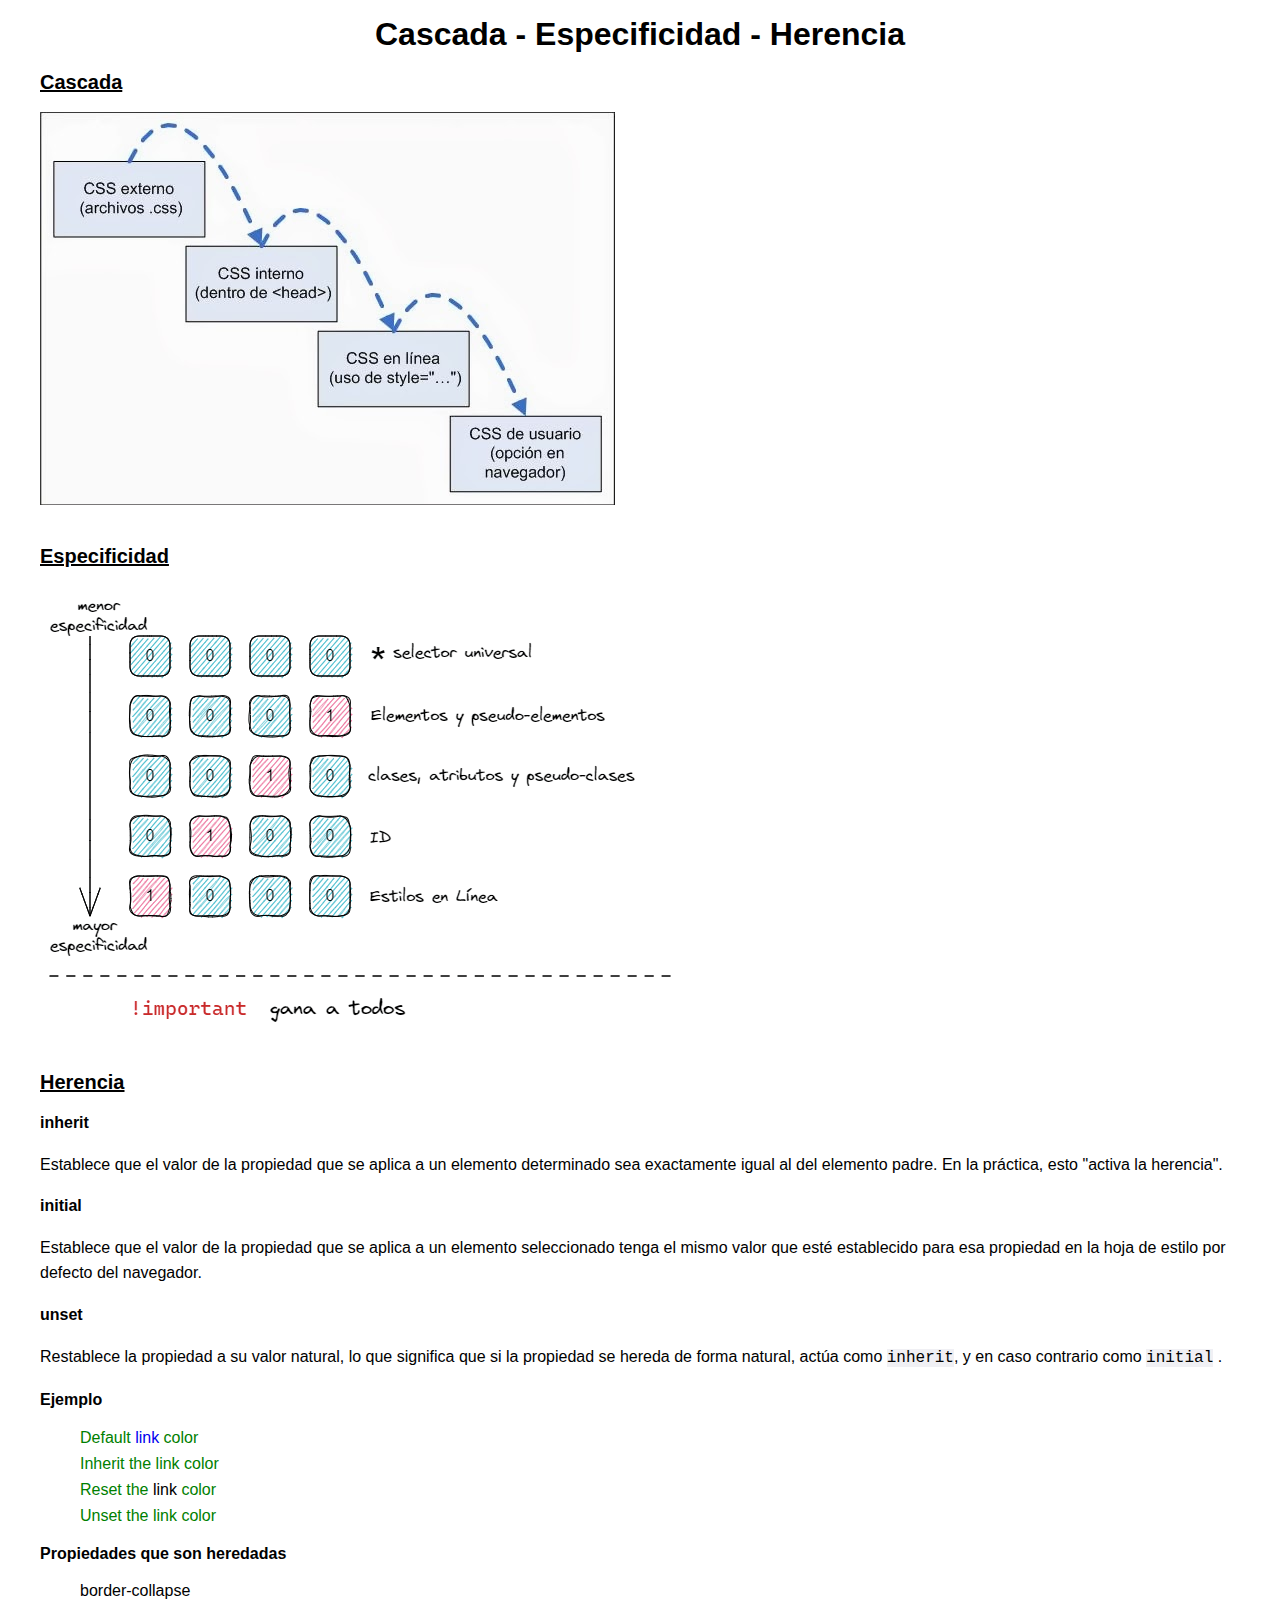
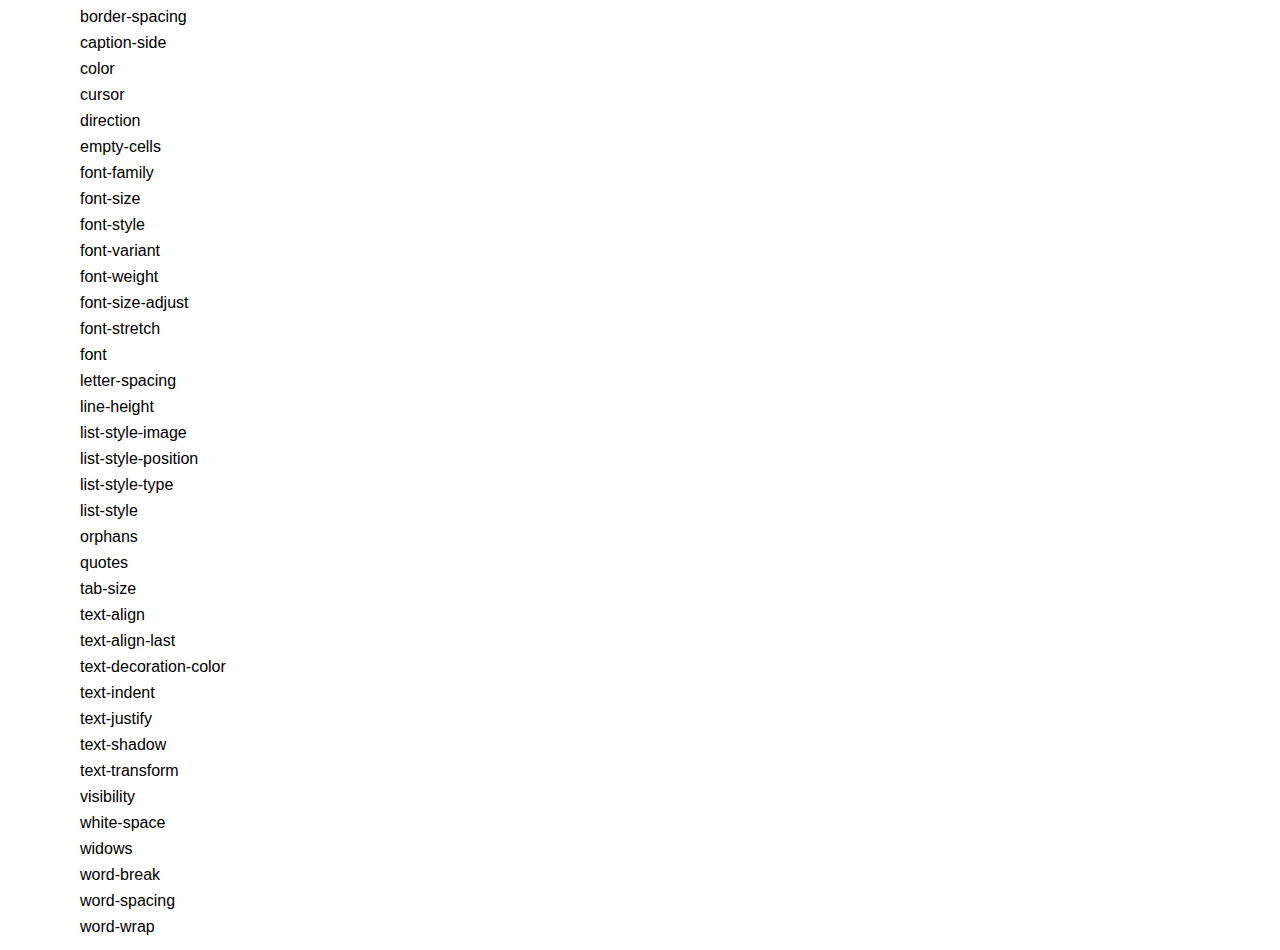
<file: secciones/cascada_especificidad_herencia.html>
<!DOCTYPE html>
<html lang="en">

<head>
    <meta charset="UTF-8">
    <meta http-equiv="X-UA-Compatible" content="IE=edge">
    <meta name="viewport" content="width=device-width, initial-scale=1.0">
    <title>Cascada - Especificidad - Herencia</title>
    <link rel="stylesheet" href="../styles.css">
    <link rel="stylesheet" href="css/cascada_especificidad_herencia.css">
    <link rel="icon" type="image/x-icon" href="../css.svg" />
</head>

<body>
    <h1>Cascada - Especificidad - Herencia</h1>

    <br>

    <section class="container">
        
        <h3>Cascada</h3>
        <br>
        <img src="assets/cascada.jpg" alt="cascada">
        <br><br><br>

        <h3>Especificidad</h3>
        <br>
        <img src="assets/especificidad.png" alt="cascada">
        <br><br><br>

        <h3>Herencia</h3>
        <p><b>inherit</b></p>
        <p>Establece que el valor de la propiedad que se aplica a un elemento determinado sea exactamente igual al del
            elemento padre. En la práctica, esto "activa la herencia".</p>
        <p><b>initial</b></p>
        <p>Establece que el valor de la propiedad que se aplica a un elemento seleccionado tenga el mismo valor que esté
            establecido para esa propiedad en la hoja de estilo por defecto del navegador.</p>
        <p><b>unset</b></p>
        <p>Restablece la propiedad a su valor natural, lo que significa que si la propiedad se hereda de forma natural,
            actúa como <code>inherit</code>, y en caso contrario como <code>initial</code> .</p>

        <!------------------------------ herencia ------------------------------>
        <p><b>Ejemplo</b></p>
        <article>
            <ul>
                <li>Default <a href="#">link</a> color</li>
                <li class="my-class-1">Inherit the <a href="#">link</a> color</li>
                <li class="my-class-2">Reset the <a href="#">link</a> color</li>
                <li class="my-class-3">Unset the <a href="#">link</a> color</li>
            </ul>
        </article>


        <p><b>Propiedades que son heredadas</b></p>

        <ul>
            <li>border-collapse</li>
            <li>border-spacing</li>
            <li>caption-side</li>
            <li>color</li>
            <li>cursor</li>
            <li>direction</li>
            <li>empty-cells</li>
            <li>font-family</li>
            <li>font-size</li>
            <li>font-style</li>
            <li>font-variant</li>
            <li>font-weight</li>
            <li>font-size-adjust</li>
            <li>font-stretch</li>
            <li>font</li>
            <li>letter-spacing</li>
            <li>line-height</li>
            <li>list-style-image</li>
            <li>list-style-position</li>
            <li>list-style-type</li>
            <li>list-style</li>
            <li>orphans</li>
            <li>quotes</li>
            <li>tab-size</li>
            <li>text-align</li>
            <li>text-align-last</li>
            <li>text-decoration-color</li>
            <li>text-indent</li>
            <li>text-justify</li>
            <li>text-shadow</li>
            <li>text-transform</li>
            <li>visibility</li>
            <li>white-space</li>
            <li>widows</li>
            <li>word-break</li>
            <li>word-spacing</li>
            <li>word-wrap</li>
        </ul>

    </section>

</body>

</html>
</file>
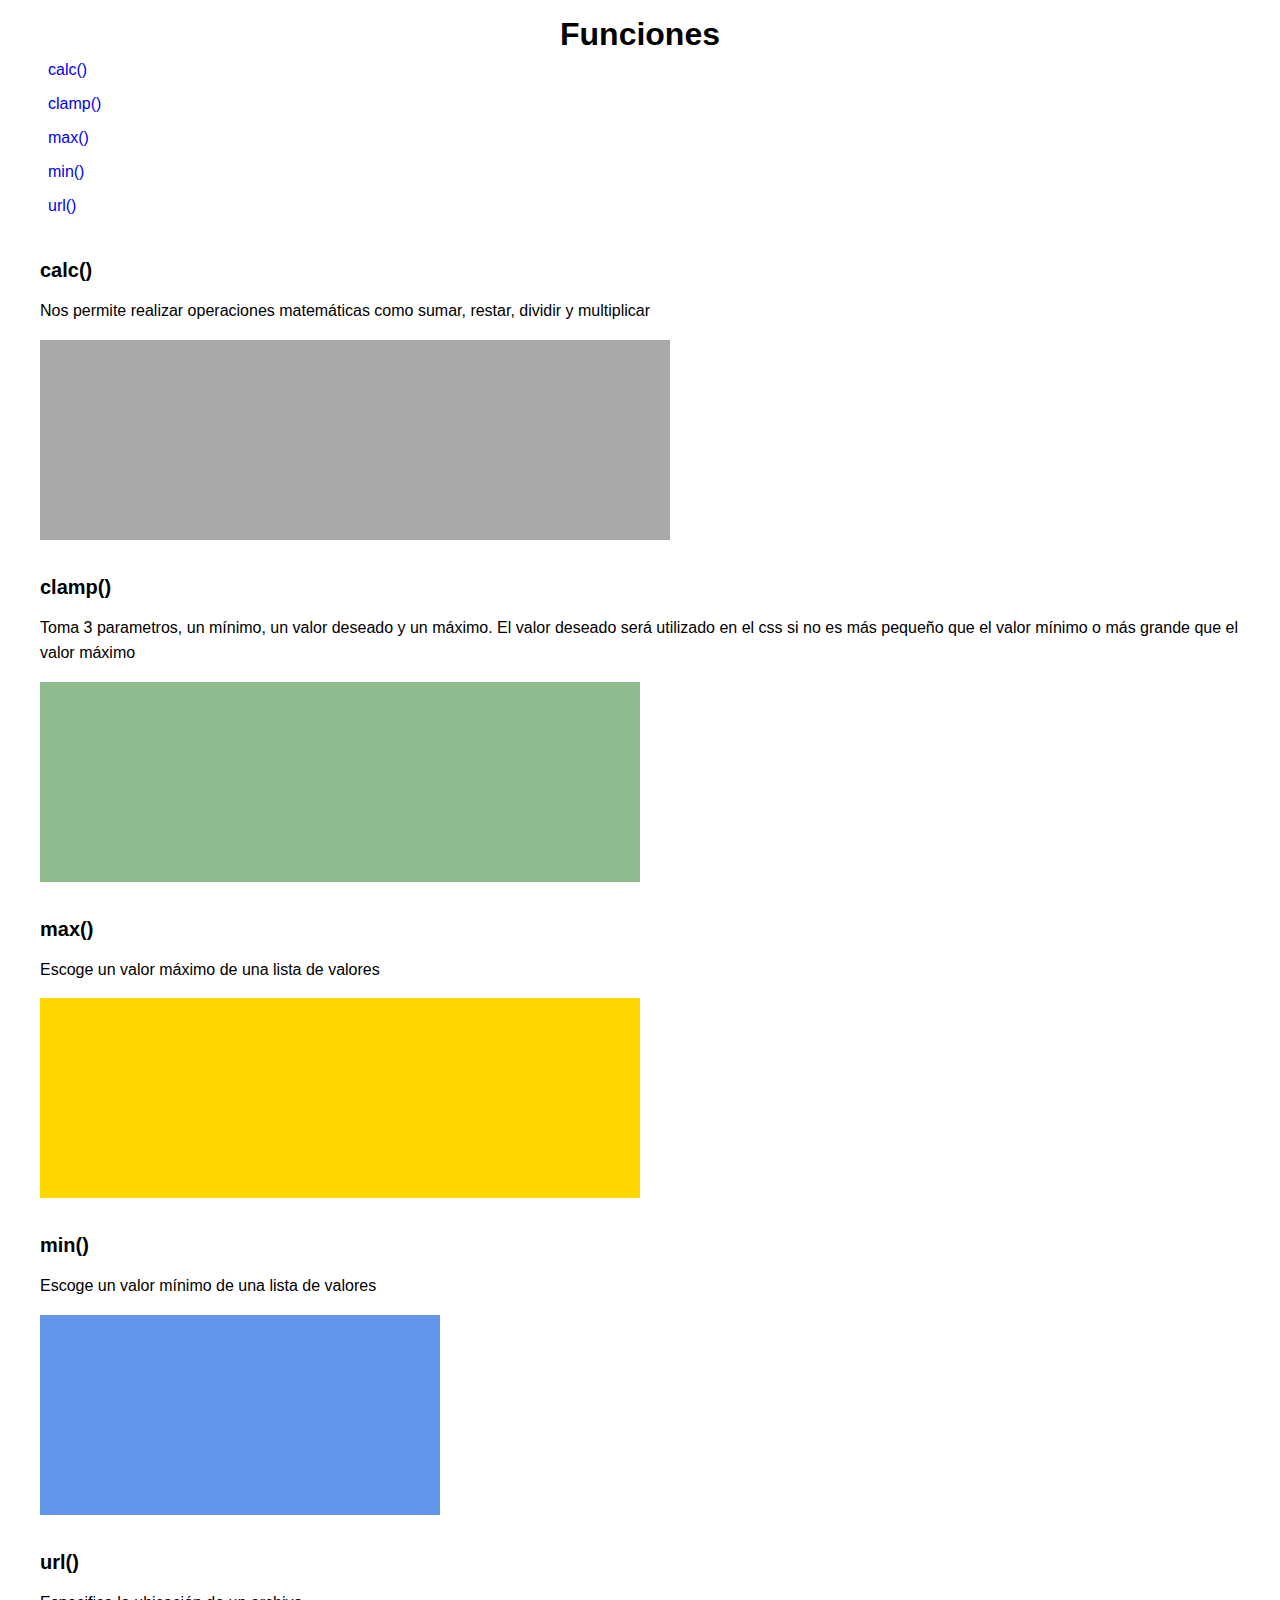
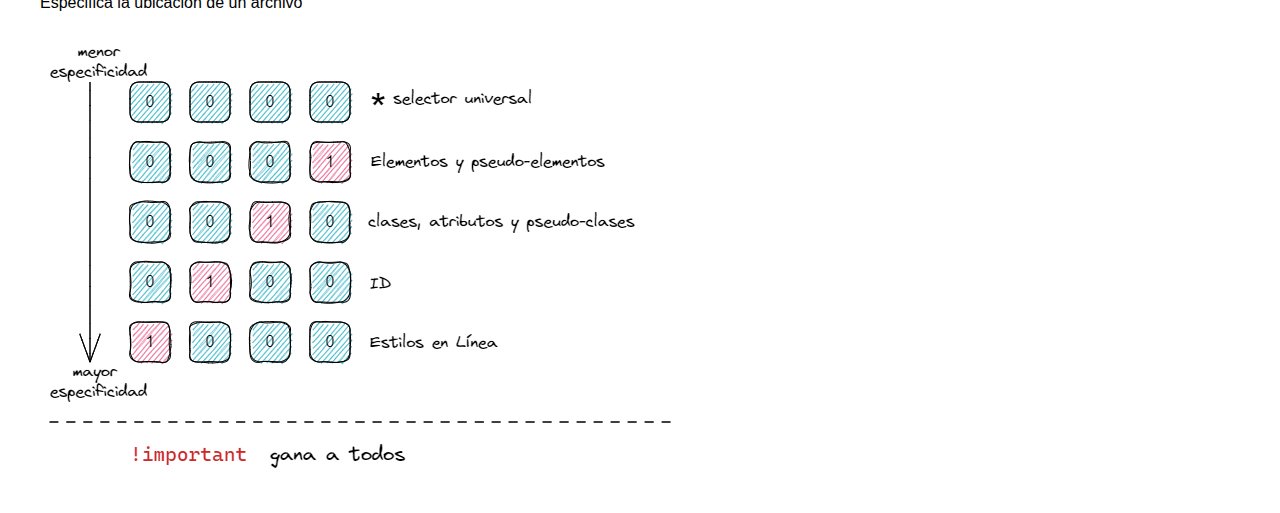
<file: secciones/funciones.html>
<!DOCTYPE html>
<html lang="en">

<head>
    <meta charset="UTF-8">
    <meta http-equiv="X-UA-Compatible" content="IE=edge">
    <meta name="viewport" content="width=device-width, initial-scale=1.0">
    <title>Funciones</title>
    <link rel="stylesheet" href="../styles.css">
    <link rel="stylesheet" href="css/funciones.css">
    <link rel="icon" type="image/x-icon" href="../css.svg" />
</head>

<body>

    <h1>Funciones</h1>

    <section class="container menu">
        <a href="#calc">calc()</a>
        <a href="#clamp">clamp()</a>
        <a href="#max">max()</a>
        <a href="#min">min()</a>
        <a href="#url">url()</a>
    </section>

    <br><br>

    <!------------------------------ calc() ------------------------------>

    <section id="calc" class="container">
        <h3>calc()</h3>
        <p>Nos permite realizar operaciones matemáticas como sumar, restar, dividir y multiplicar</p>
        <div class="calc"></div>
    </section>

    <br><br>

    <!------------------------------ clamp() ------------------------------>

    <section id="clamp" class="container">
        <h3>clamp()</h3>
        <p>Toma 3 parametros, un mínimo, un valor deseado y un máximo. El valor deseado será utilizado en el css si no
            es más pequeño que el valor mínimo o más grande que el valor máximo</p>
        <div class="clamp"></div>
    </section>

    <br><br>

    <!------------------------------ max() ------------------------------>

    <section id="max" class="container">
        <h3>max()</h3>
        <p>Escoge un valor máximo de una lista de valores</p>
        <div class="max"></div>
    </section>

    <br><br>

    <!------------------------------ min() ------------------------------>

    <section id="min" class="container">
        <h3>min()</h3>
        <p>Escoge un valor mínimo de una lista de valores</p>
        <div class="min"></div>
    </section>

    <br><br>

    <!------------------------------ url() ------------------------------>

    <section id="url" class="container">
        <h3>url()</h3>
        <p>Especifica la ubicación de un archivo</p>
        <div class="url"></div>
    </section>

    <br><br>

</body>

</html>
</file>
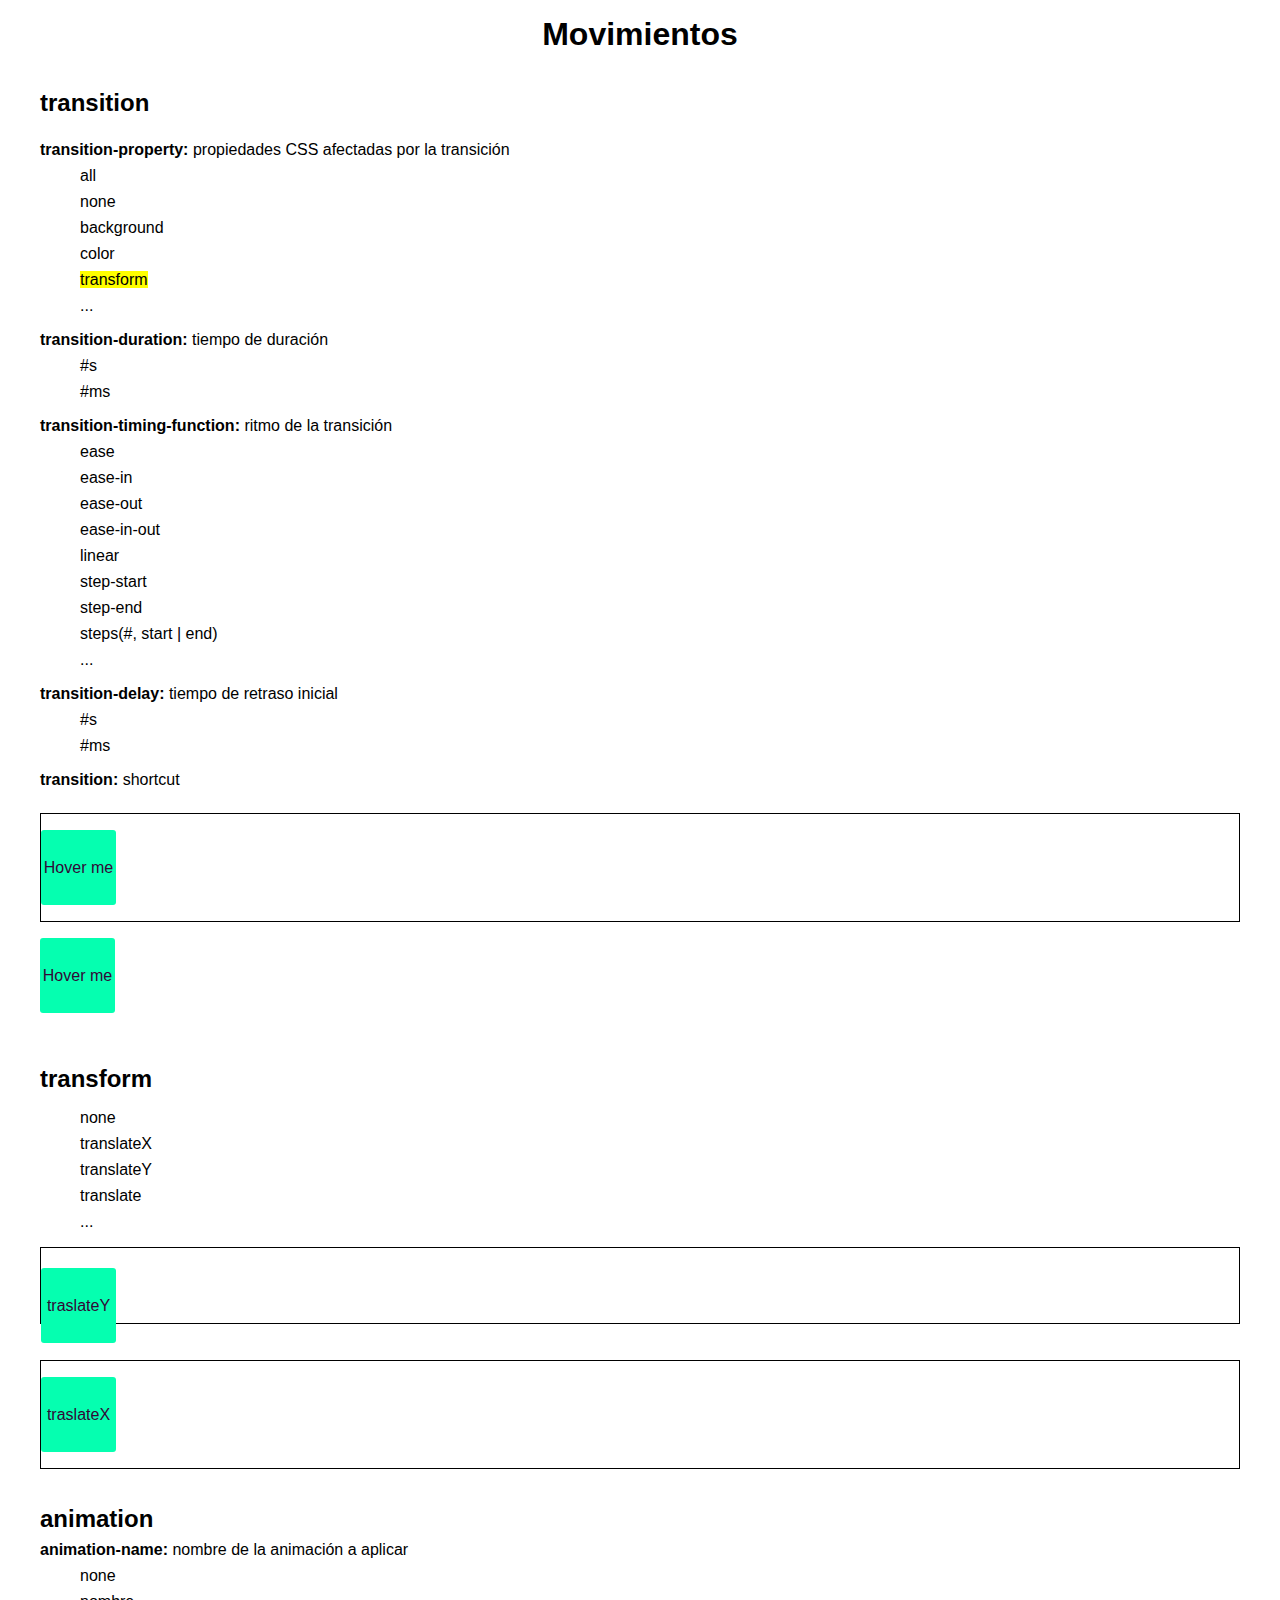
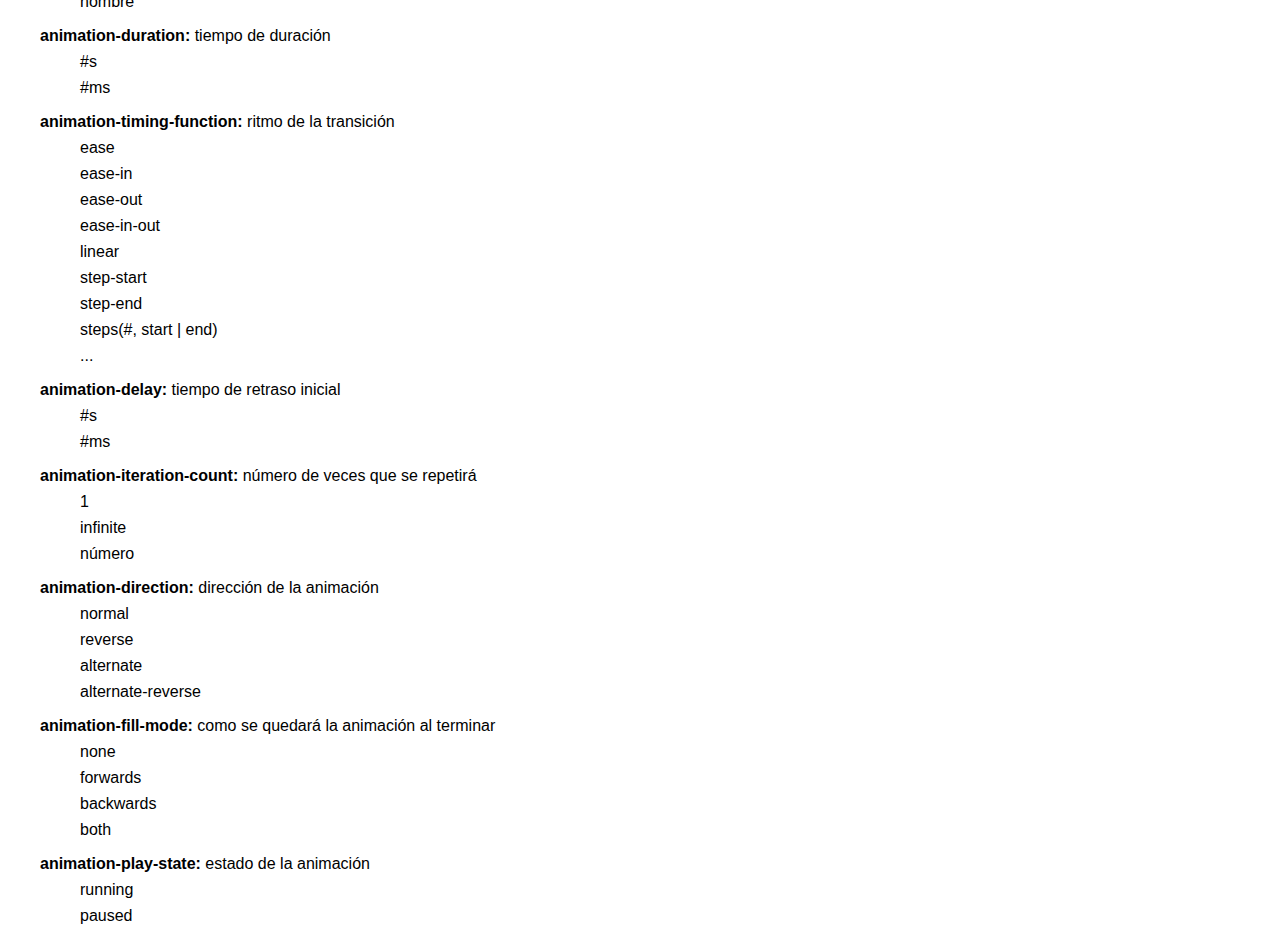
<file: secciones/movimientos.html>
<!DOCTYPE html>
<html lang="en">

<head>
    <meta charset="UTF-8">
    <meta http-equiv="X-UA-Compatible" content="IE=edge">
    <meta name="viewport" content="width=device-width, initial-scale=1.0">
    <title>Movimientos</title>
    <link rel="stylesheet" href="../styles.css">
    <link rel="stylesheet" href="css/movimientos.css">
    <link rel="icon" type="image/x-icon" href="../css.svg" />
</head>

<body>
    <h1>Movimientos</h1>

    <br><br>

    <!------------------------------ transition ------------------------------>

    <section class="container">
        <h2>transition</h2>

        <dl>

            <dt><b>transition-property:</b> propiedades CSS afectadas por la transición</dt>
            <dd>all</dd>
            <dd>none</dd>
            <dd>background</dd>
            <dd>color</dd>
            <dd><mark>transform</mark></dd>
            <dd>...</dd>

            <dt><b>transition-duration:</b> tiempo de duración</dt>
            <dd>#s</dd>
            <dd>#ms</dd>

            <dt><b>transition-timing-function:</b> ritmo de la transición</dt>
            <dd>ease</dd>
            <dd>ease-in</dd>
            <dd>ease-out</dd>
            <dd>ease-in-out</dd>
            <dd>linear</dd>
            <dd>step-start</dd>
            <dd>step-end</dd>
            <dd>steps(#, start | end)</dd>
            <dd>...</dd>

            <dt><b>transition-delay:</b> tiempo de retraso inicial</dt>
            <dd>#s</dd>
            <dd>#ms</dd>

            <dt><b>transition:</b> shortcut</dt>
        </dl>
    </section>

    <section class="container">
        <div class="ease">
            <p>Hover me</p>
        </div>
    </section>

    <section class="container">
        <div class="ease-in">
            <p>Hover me</p>
        </div>
    </section>

    <br><br>

    <!------------------------------ transform ------------------------------>

    <section class="container">
        <h2>transform</h2>

        <ul>
            <li>none</li>
            <li>translateX</li>
            <li>translateY</li>
            <li>translate</li>
            <li>...</li>
        </ul>
    </section>

    <section class="container">
        <div class="traslateY">
            <p>traslateY</p>
        </div>
    </section>

    <br><br>

    <section class="container">
        <div class="traslateX">
            <p>traslateX</p>
        </div>
    </section>

    <br><br>

    <!------------------------------ animation ------------------------------>

    <section class="container">
        <h2>animation</h2>

        <dt><b>animation-name:</b> nombre de la animación a aplicar</dt>
        <dd>none</dd>
        <dd>nombre</dd>

        <dt><b>animation-duration:</b> tiempo de duración</dt>
        <dd>#s</dd>
        <dd>#ms</dd>

        <dt><b>animation-timing-function:</b> ritmo de la transición</dt>
        <dd>ease</dd>
        <dd>ease-in</dd>
        <dd>ease-out</dd>
        <dd>ease-in-out</dd>
        <dd>linear</dd>
        <dd>step-start</dd>
        <dd>step-end</dd>
        <dd>steps(#, start | end)</dd>
        <dd>...</dd>

        <dt><b>animation-delay:</b> tiempo de retraso inicial</dt>
        <dd>#s</dd>
        <dd>#ms</dd>

        <dt><b>animation-iteration-count:</b> número de veces que se repetirá</dt>
        <dd>1</dd>
        <dd>infinite</dd>
        <dd>número</dd>

        <dt><b>animation-direction:</b> dirección de la animación</dt>
        <dd>normal</dd>
        <dd>reverse</dd>
        <dd>alternate</dd>
        <dd>alternate-reverse</dd>

        <dt><b>animation-fill-mode:</b> como se quedará la animación al terminar</dt>
        <dd>none</dd>
        <dd>forwards</dd>
        <dd>backwards</dd>
        <dd>both</dd>

        <dt><b>animation-play-state:</b> estado de la animación</dt>
        <dd>running</dd>
        <dd>paused</dd>

    </section>

</body>

</html>
</file>
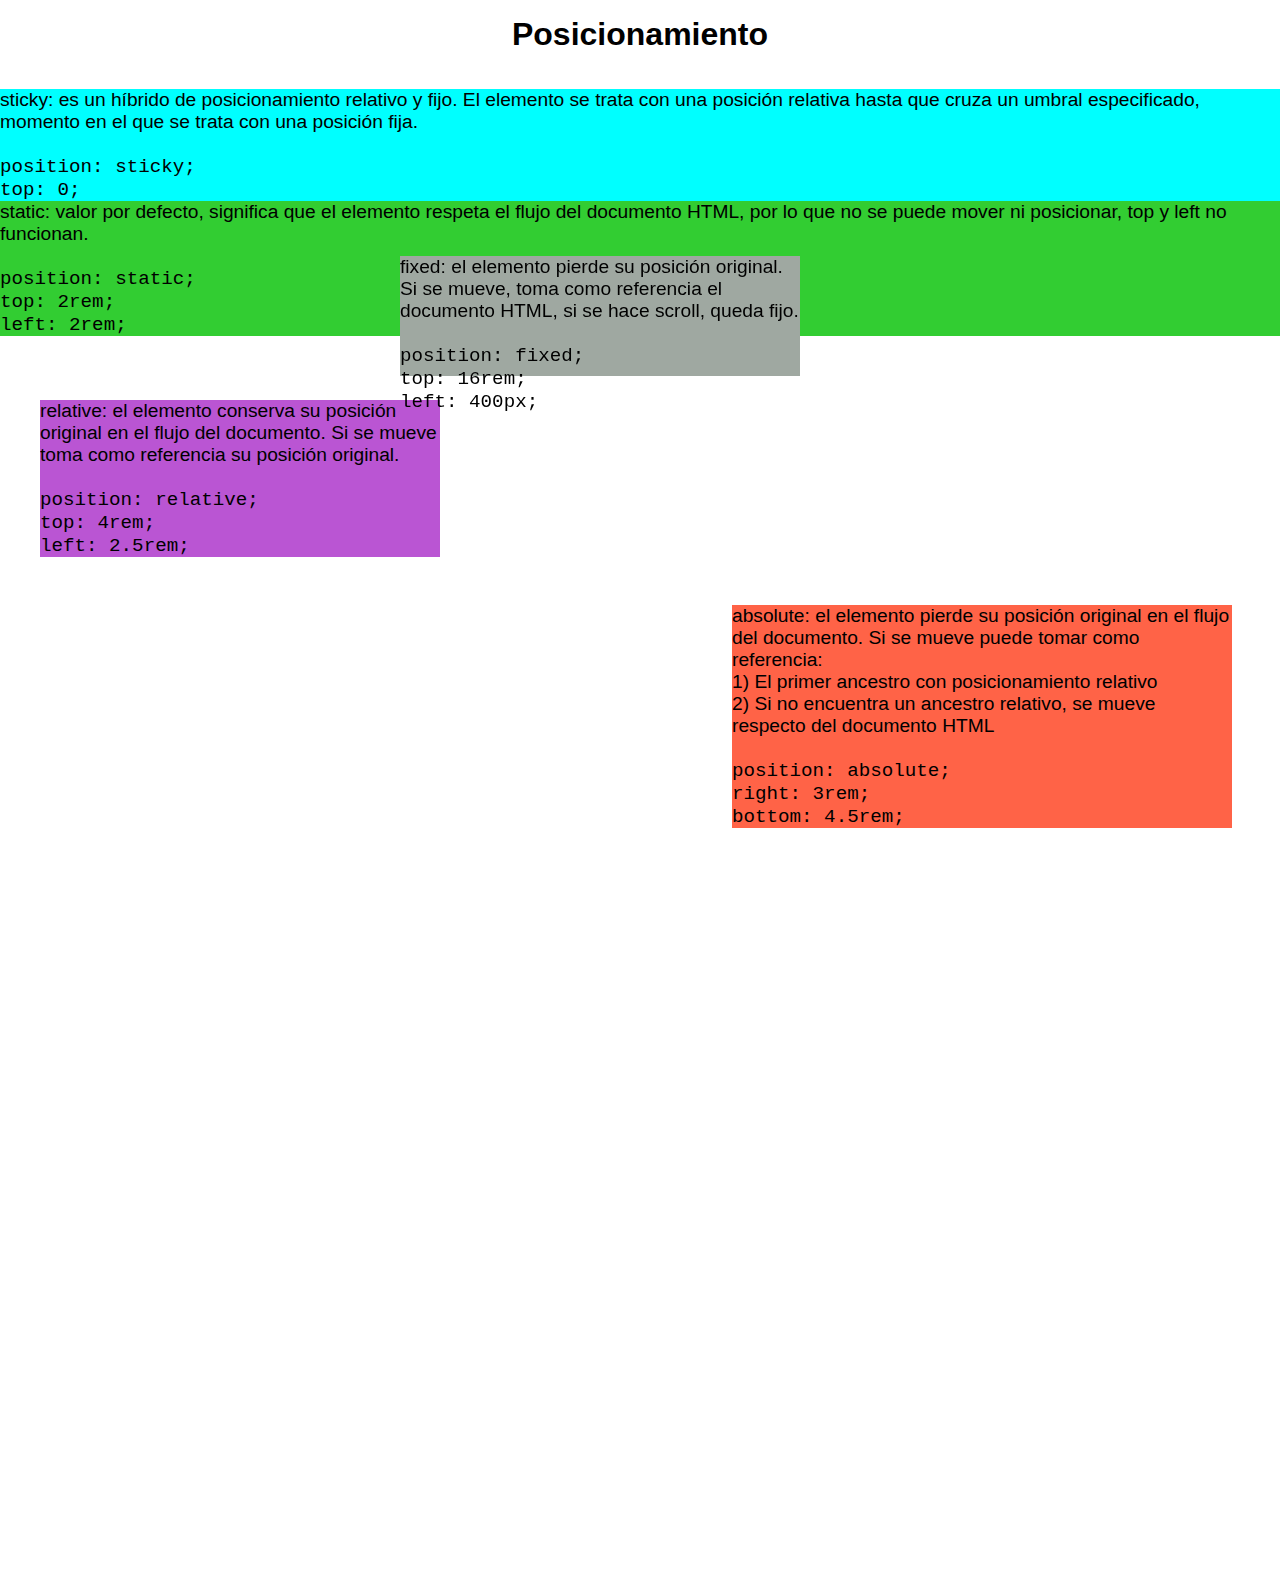
<file: secciones/posicionamiento.html>
<!DOCTYPE html>
<html lang="en">

<head>
    <meta charset="UTF-8">
    <meta http-equiv="X-UA-Compatible" content="IE=edge">
    <meta name="viewport" content="width=device-width, initial-scale=1.0">
    <title>Posicionamiento</title>
    <link rel="stylesheet" href="../styles.css">
    <link rel="stylesheet" href="css/posicionamiento.css">
    <link rel="icon" type="image/x-icon" href="../css.svg" />
</head>

<body>

    <h1>Posicionamiento</h1>

    <br><br>

    <div class="sticky"><b>sticky:</b> es un híbrido de posicionamiento relativo y fijo. El elemento se trata con una
        posición relativa hasta que cruza un umbral especificado, momento en el que se trata con una posición fija.
        <br><br>
        <code>
            position: sticky;
            <br>
            top: 0;
        </code>
    </div>

    <div class="static"><b>static:</b> valor por defecto, significa que el elemento respeta el flujo del documento
        HTML, por lo que no se puede mover ni posicionar, top y left no funcionan.
        <br><br>
        <code>
            position: static;
            <br>
            top: 2rem;
            <br>
            left: 2rem;
        </code>
    </div>

    <div class="relative"><b>relative:</b> el elemento conserva su posición original en el flujo del documento. Si se
        mueve toma como referencia su posición original.
        <br><br>
        <code>
            position: relative;
            <br>
            top: 4rem;
            <br>
            left: 2.5rem;
        </code>
    </div>

    <div class="absolute"><b>absolute:</b> el elemento pierde su posición original en el flujo del documento. Si se
        mueve
        puede tomar como referencia:
        <br>
        1) El primer ancestro con posicionamiento relativo
        <br>
        2) Si no encuentra un ancestro relativo, se mueve respecto del documento HTML
        <br><br>
        <code>
            position: absolute;
            <br>
            right: 3rem;
            <br>
            bottom: 4.5rem;
        </code>
    </div>

    <div class="fixed"><b>fixed:</b> el elemento pierde su posición original. Si se mueve, toma como referencia el
        documento HTML, si se hace scroll, queda fijo.
        <br><br>
        <code>
            position: fixed;
            <br>
            top: 16rem;
            <br>
            left: 400px;
        </code>
    </div>

    <br><br><br><br><br><br><br><br><br><br><br><br><br><br><br><br><br><br><br><br><br><br><br><br><br><br><br><br><br><br>
    <br><br><br><br><br><br><br><br><br><br><br><br><br><br><br><br><br><br><br><br><br><br><br><br><br><br><br><br><br><br>

</body>

</html>
</file>
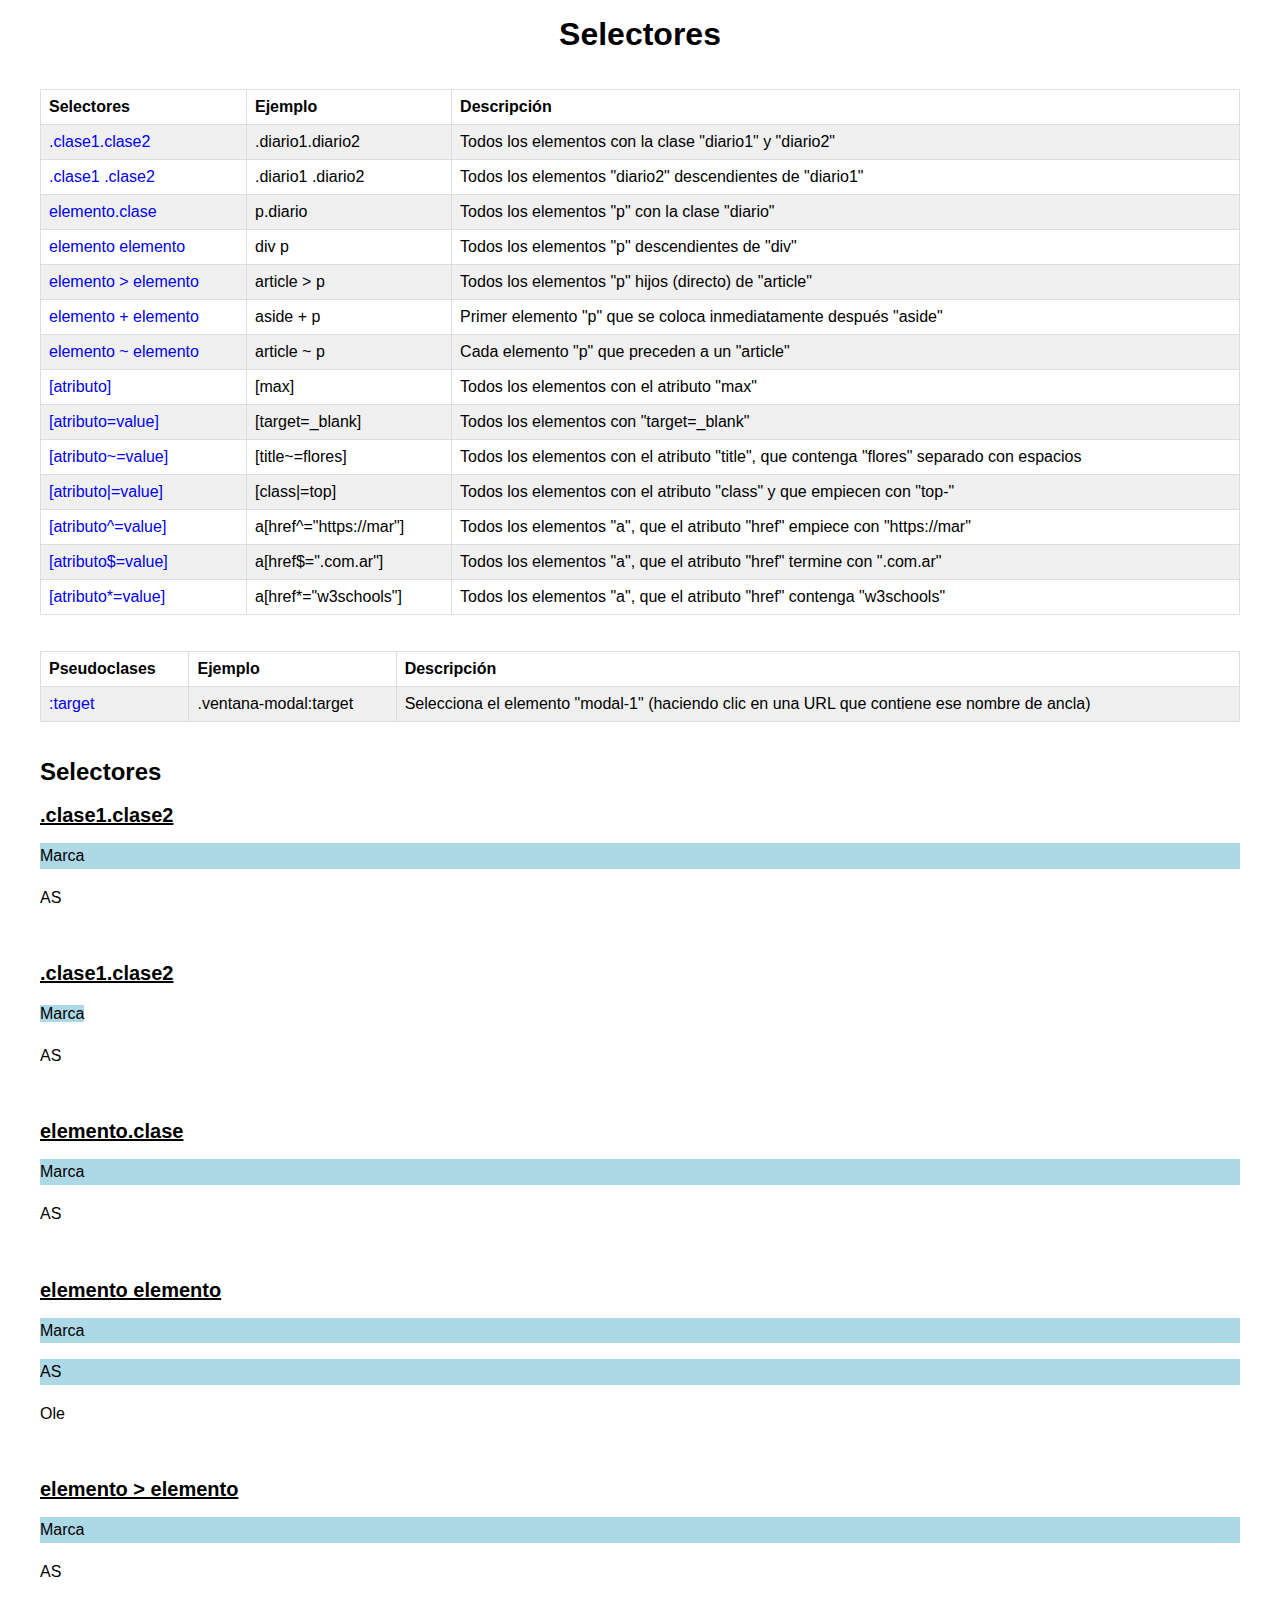
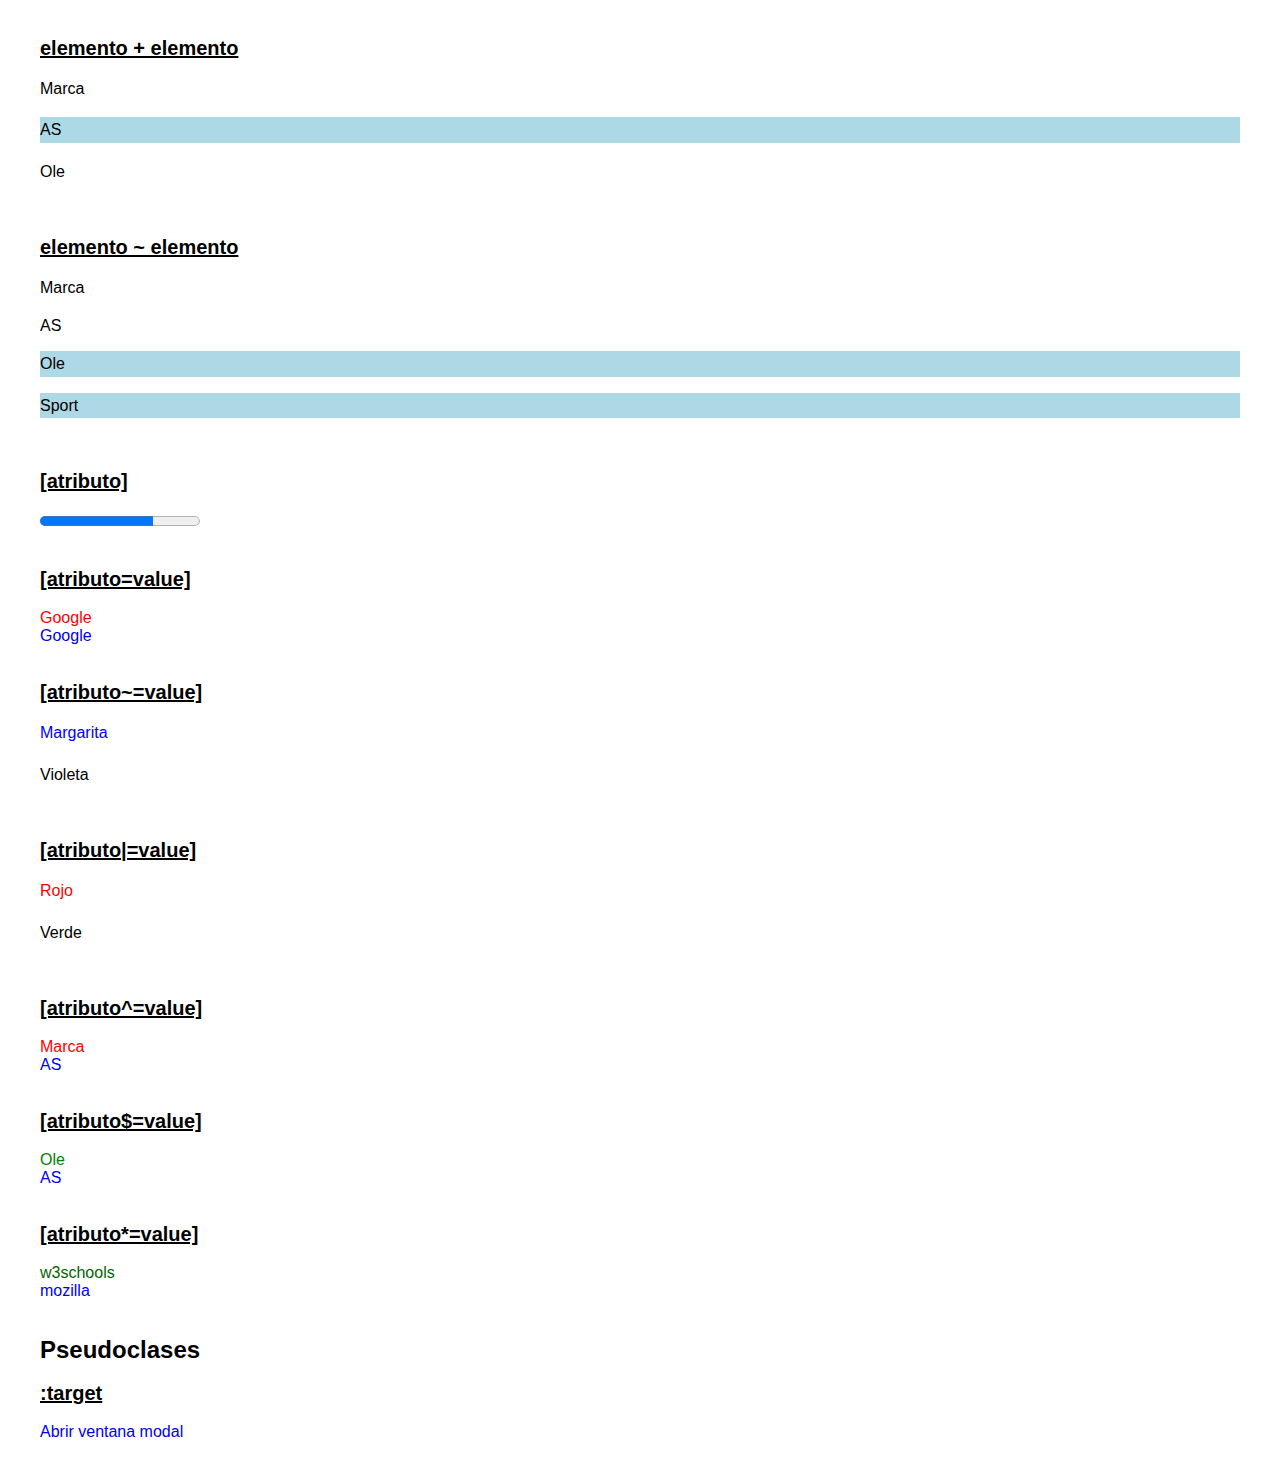
<file: secciones/selectores.html>
<!DOCTYPE html>
<html lang="en">

<head>
    <meta charset="UTF-8">
    <meta http-equiv="X-UA-Compatible" content="IE=edge">
    <meta name="viewport" content="width=device-width, initial-scale=1.0">
    <title>Selectores</title>
    <link rel="stylesheet" href="../styles.css">
    <link rel="stylesheet" href="css/selectores.css">
    <link rel="icon" type="image/x-icon" href="../css.svg" />
</head>

<body>
    <h1>Selectores</h1>

    <br><br>

    <section class="container">
        <!---------------------------------------- Selectores ---------------------------------------->
        <table>
            <tr>
                <th>Selectores</th>
                <th>Ejemplo</th>
                <th>Descripción</th>
            </tr>
            <tr>
                <td><a href="#selector1">.clase1.clase2</a></td>
                <td>.diario1.diario2</td>
                <td>Todos los elementos con la clase "diario1" y "diario2"</td>
            </tr>
            <tr>
                <td><a href="#selector2">.clase1 .clase2</a></td>
                <td>.diario1 .diario2</td>
                <td>Todos los elementos "diario2" descendientes de "diario1"</td>
            </tr>
            <tr>
                <td><a href="#selector3">elemento.clase</a></td>
                <td>p.diario</td>
                <td>Todos los elementos "p" con la clase "diario"</td>
            </tr>
            <tr>
                <td><a href="#selector4">elemento elemento</a></td>
                <td>div p</td>
                <td>Todos los elementos "p" descendientes de "div"</td>
            </tr>
            <tr>
                <td><a href="#selector5">elemento > elemento</a></td>
                <td>article > p</td>
                <td>Todos los elementos "p" hijos (directo) de "article"</td>
            </tr>
            <tr>
                <td><a href="#selector6">elemento + elemento</a></td>
                <td>aside + p</td>
                <td>Primer elemento "p" que se coloca inmediatamente después "aside"</td>
            </tr>
            <tr>
                <td><a href="#selector7">elemento ~ elemento</a></td>
                <td>article ~ p</td>
                <td>Cada elemento "p" que preceden a un "article"</td>
            </tr>
            <tr>
                <td><a href="#selector8">[atributo]</a></td>
                <td>[max]</td>
                <td>Todos los elementos con el atributo "max"</td>
            </tr>
            <tr>
                <td><a href="#selector9">[atributo=value]</a></td>
                <td>[target=_blank]</td>
                <td>Todos los elementos con "target=_blank"</td>
            </tr>
            <tr>
                <td><a href="#selector10">[atributo~=value]</a></td>
                <td>[title~=flores]</td>
                <td>Todos los elementos con el atributo "title", que contenga "flores" separado con espacios</td>
            </tr>
            <tr>
                <td><a href="#selector11">[atributo|=value]</a></td>
                <td>[class|=top]</td>
                <td>Todos los elementos con el atributo "class" y que empiecen con "top-"</td>
            </tr>


            <tr>
                <td><a href="#selector12">[atributo^=value]</a></td>
                <td>a[href^="https://mar"]</td>
                <td>Todos los elementos "a", que el atributo "href" empiece con "https://mar"</td>
            </tr>
            <tr>
                <td><a href="#selector13">[atributo$=value]</a></td>
                <td>a[href$=".com.ar"]</td>
                <td>Todos los elementos "a", que el atributo "href" termine con ".com.ar"</td>
            </tr>
            <tr>
                <td><a href="#selector14">[atributo*=value]</a></td>
                <td>a[href*="w3schools"]</td>
                <td>Todos los elementos "a", que el atributo "href" contenga "w3schools"</td>
            </tr>
        </table>

        <br><br>

        <!---------------------------------------- Pseudoclases ---------------------------------------->
        <table>
            <tr>
                <th>Pseudoclases</th>
                <th>Ejemplo</th>
                <th>Descripción</th>
            </tr>
            <tr>
                <td><a href="#target">:target</a></td>
                <td>.ventana-modal:target</td>
                <td>Selecciona el elemento "modal-1" (haciendo clic en una URL que contiene ese nombre de ancla)</td>
            </tr>
        </table>
    </section>

    <br><br>

    
    <!---------------------------------------- Selectores ---------------------------------------->
    
    <section class="container">
        <h2>Selectores</h2>
    </section>

    <br>


    <!------------------------------ .clase1.clase2 ------------------------------>

    <section id="selector1" class="container">
        <h3>.clase1.clase2</h3>
        <p class="diario1 diario2">Marca</p>
        <p class="diario1">AS</p>
    </section>

    <br><br>

    <!------------------------------ .clase1 .clase2 ------------------------------>

    <section id="selector2" class="container">
        <h3>.clase1.clase2</h3>
        <p class="diario1"><span class="diario2">Marca</span></p>
        <p class="diario1">AS</p>
    </section>

    <br><br>

    <!------------------------------ elemento.clase ------------------------------>

    <section id="selector3" class="container">
        <h3>elemento.clase</h3>
        <p class="diario">Marca</p>
        <p>AS</p>
    </section>

    <br><br>

    <!------------------------------ elemento elemento ------------------------------>

    <section id="selector4" class="container">
        <h3>elemento elemento</h3>
        <div>
            <p>Marca</p>
            <span>
                <p>AS</p>
            </span>
        </div>
        <p>Ole</p>
    </section>

    <br><br>

    <!------------------------------ elemento > elemento ------------------------------>

    <section id="selector5" class="container">
        <h3>elemento > elemento</h3>
        <article>
            <p>Marca</p>
            <span>
                <p>AS</p>
            </span>
        </article>
    </section>

    <br><br>

    <!------------------------------ elemento + elemento ------------------------------>

    <section id="selector6" class="container">
        <h3>elemento + elemento</h3>
        <aside>
            <p>Marca</p>
        </aside>
        <p>AS</p>
        <p>Ole</p>
    </section>

    <br><br>

    <!------------------------------ elemento ~ elemento ------------------------------>

    <section id="selector7" class="container">
        <h3>elemento ~ elemento</h3>
        <p>Marca</p>
        <article>AS</article>
        <p>Ole</p>
        <p>Sport</p>
    </section>

    <br><br>

    <!------------------------------ [atributo] ------------------------------>

    <section id="selector8" class="container">
        <h3>[atributo]</h3>
        <br>
        <progress value="71" max="100">Completado</progress><br>
    </section>
    <br><br>

    <!------------------------------ [atributo=value] ------------------------------>

    <section id="selector9" class="container">
        <h3>[atributo=value]</h3>
        <br>
        <a href="https://www.google.com" target="_blank">Google</a>
        <br>
        <a href="https://www.google.com">Google</a>
    </section>
    <br><br>

    <!------------------------------ [atributo~=value] ------------------------------>

    <section id="selector10" class="container">
        <h3>[atributo~=value]</h3>
        <p title="Las flores">Margarita</p>
        <p title="flowers">Violeta</p>
    </section>
    <br><br>

    <!------------------------------ [atributo|=value] ------------------------------>

    <section id="selector11" class="container">
        <h3>[atributo|=value]</h3>
        <p class="top-uno">Rojo</p>
        <p class="topo">Verde</p>
    </section>
    <br><br>

    <!------------------------------ [atributo^=value] ------------------------------>

    <section id="selector11" class="container">
        <h3>[atributo^=value]</h3>
        <br>
        <a href="https://www.marca.com">Marca</a>
        <br>
        <a href="https://www.as.com">AS</a>
    </section>
    <br><br>

    <!------------------------------ [atributo$=value] ------------------------------>

    <section id="selector12" class="container">
        <h3>[atributo$=value]</h3>
        <br>
        <a href="https://www.ole.com.ar">Ole</a>
        <br>
        <a href="https://www.as.com">AS</a>
    </section>
    <br><br>

    <!------------------------------ [atributo*=value] ------------------------------>

    <section id="selector13" class="container">
        <h3>[atributo*=value]</h3>
        <br>
        <a href="https://www.w3schools.com/default.asp">w3schools</a>
        <br>
        <a href="https://developer.mozilla.org/es/">mozilla</a>
    </section>
    <br><br>



    <!---------------------------------------- Pseudoclases ---------------------------------------->

    <section class="container">
        <h2>Pseudoclases</h2>
    </section>

    <br>

    <!------------------------------ :target------------------------------>

    <section id="target" class="container">
        <h3>:target</h3>
        <br>
        <a href="#modal-1">Abrir ventana modal</a>
    </section>
    
    <article id="modal-1" class="ventana-modal">
        <a href="#cerrar">Cerrar ventana</a> <!-- Pongo un id que no exista, al no tener el target, vuelve a display: none -->
    </article>
    
    <br><br>

</body>

</html>
</file>
<file: secciones/css/cascada_especificidad_herencia.css>
/* ------------------------- Site Styles ------------------------- */
code {
    background-color: #f0f0f4;
}

h3 {
    text-decoration: underline;
}

/* ------------------------- Herencia ------------------------- */
article {
    color: green;
}
          
.my-class-1 a {
    color: inherit;
}
          
.my-class-2 a {
    color: initial;
}
          
.my-class-3 a {
    color: unset;
}
</file>
<file: secciones/css/funciones.css>
/* ------------------------------ calc() ------------------------------ */
.calc {
    background-color: darkgrey;
    height: 200px;
    width: calc(50% + 30px)
}

/* ------------------------------ clamp() ------------------------------ */
.clamp {
    background-color: darkseagreen;
    height: 200px;
    width: clamp(200px, 600px, 60%);
    /* clamp(mínimo, valor_deseado, máximo); */
}

/* ------------------------------ max() ------------------------------ */
.max {
    background-color: gold;
    height: 200px;
    width: max(50%, 400px);
}

/* ------------------------------ max() ------------------------------ */
.min {
    background-color: cornflowerblue;
    height: 200px;
    width: min(50%, 400px);
}

/* ------------------------------ url() ------------------------------ */
.url{
    background-image: url('../assets/especificidad.png');
    width: 640px;
    height: 445px;
}
</file>
<file: secciones/css/movimientos.css>
/* ------------------------- Site Styles -------------------------  */
dt {
    padding-top: 0.5rem;
    padding-bottom: 0.5rem;
}

dd {
    padding-bottom: 0.5rem;
}


/* ------------------------- transition -------------------------  */

.ease {
    transition: all 1s ease 0s;
    border: solid 1px;
}

.ease p, .ease-in p {
    align-items: center;
    background: #05ffb0;
    border-radius: 3px;
    color: #310736;
    display: flex;
    height: 75px;
    justify-content: center;
    line-height: 1.2;
    text-align: center;
    width: 75px;
}

.ease:hover {
    padding-left: 12rem;
}

.ease-in p {
    transition: all 1s ease-in 0s
}

.ease-in p:hover {
    background: hsl(348, 100%, 61%);
    color: #fff;
    border-radius: 50%;
}


/* ------------------------- transform -------------------------  */

.traslateY {
    border: solid 1px;
}

.traslateY p {
    align-items: center;
    background: #05ffb0;
    border-radius: 3px;
    color: #310736;
    display: flex;
    height: 75px;
    justify-content: center;
    line-height: 1.2;
    margin: 0;
    text-align: center;
    width: 75px;

    transform: translateY(20px);
}


.traslateX{
    border: solid 1px;
}

.traslateX p {
    align-items: center;
    background: #05ffb0;
    border-radius: 3px;
    color: #310736;
    display: flex;
    height: 75px;
    justify-content: center;
    line-height: 1.2;
    text-align: center;
    width: 75px;

    transition: transform 2s ease-in-out;
}

.traslateX p:hover {
    transform: translateX(20rem);
    background: hsl(348, 100%, 61%);
    color: #fff;
}


/* ------------------------- animation -------------------------  */
</file>
<file: secciones/css/posicionamiento.css>
/* ------------------------- Site Styles -------------------------  */
div {
    font-weight: 300;
    font-size: 1.2rem;
}

.sticky {
    position: sticky;
    background-color:aqua;
    top: 0;
}

.static {
    position: static;
    background-color: limegreen;
    top: 2rem;
    left: 2rem;
}

.relative {
    position: relative;
    background-color: mediumorchid;
    top: 4rem;
    left: 2.5rem;
    width: 400px;
}

.absolute {
    position: absolute;
    background-color: #ff6347;
    right: 3rem;
    bottom: 4.5rem;
    width: 500px;
}

.fixed {
    position: fixed;
    background-color: #9fa8a1;
    width: 400px;
    height: 120px;
    top: 16rem;
    left: 400px;
}
</file>
<file: secciones/css/selectores.css>
/* ------------------------- Site Styles ------------------------- */
a {
  color: #0000ee;
}

h3 {
  text-decoration: underline;
}

table {
  border-collapse: collapse;
  width: 100%;
}

td,
th {
  border: 1px solid #dddddd;
  text-align: left;
  padding: 8px;
}

tr:nth-child(even) {
  background-color: #f0f0f0;
}

/* ---------------------------------------- Selectores ---------------------------------------- */

/* ------------------------------ .clase1.clase2 ------------------------------ */
.diario1.diario2 {
  background-color: lightblue;
}

/* ------------------------------ .clase1 .clase2 ------------------------------ */
.diario1 .diario2 {
  background-color: lightblue;
}

/* ------------------------------ elemento.clase ------------------------------ */
p.diario {
  background-color: lightblue;
}

/* ------------------------------ elemento elemento ------------------------------ */
div p {
  background-color: lightblue;
}

/* ------------------------------ elemento > elemento ------------------------------ */
article > p {
  background-color: lightblue;
}

/* ------------------------------ elemento + elemento ------------------------------ */
aside + p {
  background-color: lightblue;
}

/* ------------------------------ elemento ~ elemento ------------------------------ */
article ~ p {
  background-color: lightblue;
}

/* ------------------------------ [atributo] ------------------------------ */
[max] {
  height: 20px;
}

/* ------------------------------ [atributo=value] ------------------------------ */
[target="_blank"] {
  color: red;
}

/* ------------------------------ [atributo~=value] ------------------------------ */
[title~="flores"] {
  color: blue;
}

/* ------------------------------ [atributo|=value] ------------------------------ */
[class|="top"] {
  color: red;
}

/* ------------------------------ [atributo^=value] ------------------------------ */
a[href^="https://www.mar"]
{
  color: red;
}

/* ------------------------------ [atributo$=value] ------------------------------ */
a[href$=".com.ar"] {
  color: green;
}

/* ------------------------------ [atributo*=value] ------------------------------ */
a[href*="w3schools"] {
  color: darkgreen;
}

/* ---------------------------------------- Pseudoclases ---------------------------------------- */

/* ------------------------------ :target ------------------------------ */

.ventana-modal {
  height: 100%;
  width: 100%;
  position: fixed;
  z-index: 98;
  top: 0;
  left: 0;
  overflow: hidden;
  background-color: #00000090;
  display: none;
}

.ventana-modal a {
  color: #fff;
}

.ventana-modal:target {
  display: block;
}
</file>
<file: styles.css>
/* -------------------------  Reset ------------------------- */
html {
    box-sizing: border-box;
    font-family: BlinkMacSystemFont, -apple-system, Segoe UI, Roboto, Helvetica, Arial, sans-serif;
    font-size: 16px;
    scroll-behavior: smooth;
}

*,
*::after,
*::before {
    box-sizing: inherit;
}

body {
    margin: 0;
    overflow-x: hidden;
}

a {
    text-decoration: none;
    transition: all 0.5s ease-out;
}

a:hover {
    opacity: 0.7;
}

h1 {
    margin: 0;
    font-size: 2rem;
}

h2 {
    margin: 0;
    font-size: 1.5rem;
}

h3 {
    margin: 0;
    font-size: 1.25rem;
}

h4 {
    margin: 0;
    font-size: 1rem;
}

h5 {
    margin: 0;
    font-size: 0.85rem;
}

h6 {
    margin: 0;
    font-size: 0.7rem;
}

img {
    max-width: 100%;
    height: auto;
}

p {
    line-height: 1.6;
}


/* -------------------------  Utilities ------------------------- */
.container {
    max-width: 1200px;
    margin-left: auto;
    margin-right: auto;
}

ul {
    list-style-type: none;
}

li {
    margin-bottom: 0.5rem;
}

.menu {
    display: flex;
    flex-direction: column;
}

.menu a {
    padding: 0.5rem;
    color: #0000ee;
}

.menu a:hover {
    padding: 0.5rem;
    color: #0000ee;
    background-color: #D5D5D5;
    opacity: 1;
}

/* ------------------------- Site Styles ------------------------- */
h1 {
    text-align: center;
    padding-top: 1rem;
}

@media screen and (max-width: 1200px) {
    .container {
        padding: 0 1rem;
    }
}
</file>
